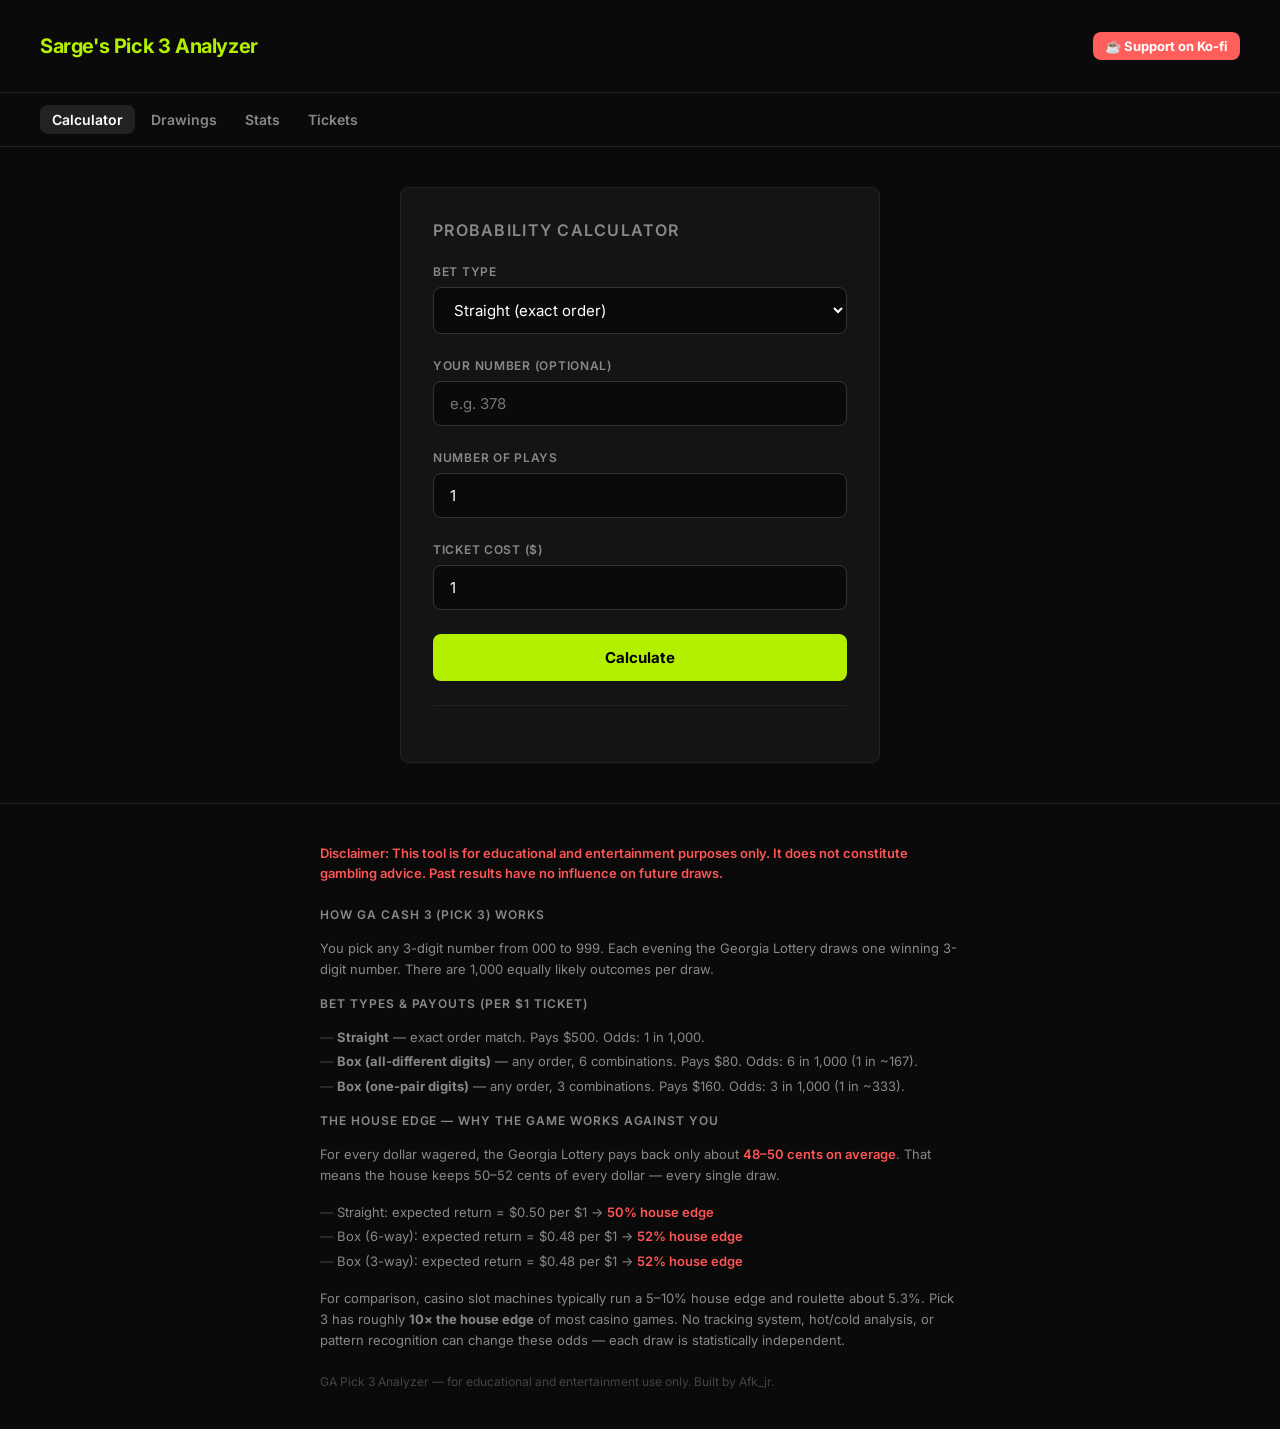
<file: index.html>
<!DOCTYPE html>
<html lang="en">
<head>
    <meta charset="UTF-8">
    <meta name="viewport" content="width=device-width, initial-scale=1.0">
    <title>Pick 3 Lotto Analyzer</title>
    <link rel="preconnect" href="https://fonts.googleapis.com">
    <link rel="preconnect" href="https://fonts.gstatic.com" crossorigin>
    <link href="https://fonts.googleapis.com/css2?family=Inter:wght@400;600;700&display=swap" rel="stylesheet">
    <link rel="stylesheet" href="styles.css">
</head>
<body>
    <header>
        <h1>Sarge's Pick 3 Analyzer</h1>
        <a href="https://ko-fi.com/afkjr" target="_blank" rel="noopener" class="kofi-link">☕ Support on Ko-fi</a>
    </header>

    <nav>
        <a href="index.html" class="active">Calculator</a>
        <a href="drawings.html">Drawings</a>
        <a href="stats.html">Stats</a>
        <a href="tickets.html">Tickets</a>
    </nav>

    <main>
        <section id="probability-calculator">
            <h2>Probability Calculator</h2>

            <div id="bet-type-selector">
                <label for="bet-type">Bet Type</label>
                <select id="bet-type">
                    <option value="straight">Straight (exact order)</option>
                    <option value="box-different">Box - All different digits</option>
                    <option value="box-pair">Box - One pair</option>
                </select>
            </div>

            <div id="number-input">
                <label for="picked-number">Your number (optional)</label>
                <input type="text" id="picked-number" maxlength="3" placeholder="e.g. 378">
            </div>

            <div id="plays-input">
                <label for="number-of-plays">Number of plays</label>
                <input type="number" id="number-of-plays" min="1" value="1">
            </div>

            <div id="ticket-cost-input">
                <label for="ticket-cost">Ticket cost ($)</label>
                <input type="number" id="ticket-cost" min="0.01" step="0.01" value="1">
            </div>

            <button type="button" id="calculate-button">Calculate</button>

            <div id="result">
                <p id="single-draw-odds"></p>
                <p id="cumulative-probability"></p>
                <p id="plays-to-fifty"></p>
                <p id="expected-loss"></p>
            </div>

        </section>
    </main>
    
    <script src="main.js"></script>

    <footer>
        <div id="footer-content">
            <p id="footer-disclaimer">
                Disclaimer: This tool is for educational and entertainment purposes only.
                It does not constitute gambling advice. Past results have no influence on future draws.
            </p>

            <div id="footer-explainer">
                <h3>How GA Cash 3 (Pick 3) Works</h3>
                <p>
                    You pick any 3-digit number from 000 to 999. Each evening the Georgia Lottery draws
                    one winning 3-digit number. There are 1,000 equally likely outcomes per draw.
                </p>

                <h3>Bet Types &amp; Payouts (per $1 ticket)</h3>
                <ul>
                    <li><strong>Straight</strong> — exact order match. Pays $500. Odds: 1 in 1,000.</li>
                    <li><strong>Box (all-different digits)</strong> — any order, 6 combinations. Pays $80. Odds: 6 in 1,000 (1 in ~167).</li>
                    <li><strong>Box (one-pair digits)</strong> — any order, 3 combinations. Pays $160. Odds: 3 in 1,000 (1 in ~333).</li>
                </ul>

                <h3>The House Edge — Why the Game Works Against You</h3>
                <p>
                    For every dollar wagered, the Georgia Lottery pays back only about
                    <span class="footer-edge-warning">48&ndash;50 cents on average</span>.
                    That means the house keeps 50&ndash;52 cents of every dollar — every single draw.
                </p>
                <ul>
                    <li>Straight: expected return = $0.50 per $1 &rarr; <span class="footer-edge-warning">50% house edge</span></li>
                    <li>Box (6-way): expected return = $0.48 per $1 &rarr; <span class="footer-edge-warning">52% house edge</span></li>
                    <li>Box (3-way): expected return = $0.48 per $1 &rarr; <span class="footer-edge-warning">52% house edge</span></li>
                </ul>
                <p>
                    For comparison, casino slot machines typically run a 5&ndash;10% house edge and roulette
                    about 5.3%. Pick 3 has roughly <strong>10&times; the house edge</strong> of most casino games.
                    No tracking system, hot/cold analysis, or pattern recognition can change these
                    odds — each draw is statistically independent.
                </p>
            </div>

            <p id="footer-copy">GA Pick 3 Analyzer &mdash; for educational and entertainment use only. Built by Afk_jr.</p>
        </div>
    </footer>
</body>
</html>
</file>
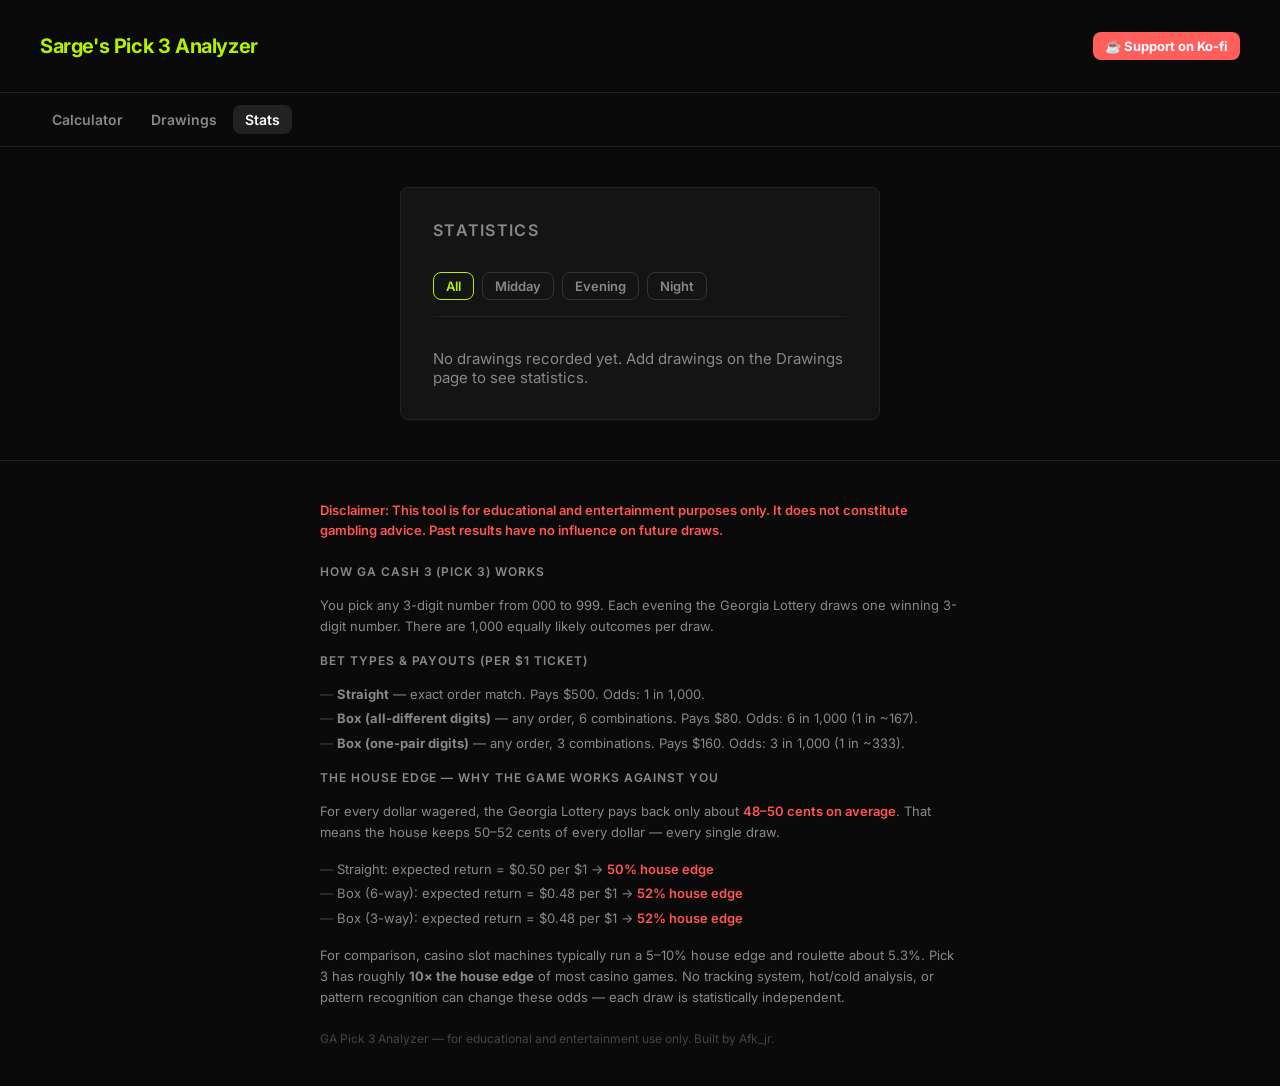
<file: stats.html>
<!DOCTYPE html>
<html lang="en">
<head>
    <meta charset="UTF-8">
    <meta name="viewport" content="width=device-width, initial-scale=1.0">
    <title>Pick 3 Stats</title>
    <link rel="preconnect" href="https://fonts.googleapis.com">
    <link rel="preconnect" href="https://fonts.gstatic.com" crossorigin>
    <link href="https://fonts.googleapis.com/css2?family=Inter:wght@400;600;700&display=swap" rel="stylesheet">
    <link rel="stylesheet" href="styles.css">
</head>
<body>
    <header>
        <h1>Sarge's Pick 3 Analyzer</h1>
        <a href="https://ko-fi.com/afkjr" target="_blank" rel="noopener" class="kofi-link">☕ Support on Ko-fi</a>
    </header>

    <nav>
        <a href="index.html">Calculator</a>
        <a href="drawings.html">Drawings</a>
        <a href="stats.html" class="active">Stats</a>
    </nav>

    <main>
        <section id="stats-section">
            <h2>Statistics</h2>

            <div id="filter-bar">
                <div id="filter-draw">
                    <button type="button" class="filter-button active" data-draw="all">All</button>
                    <button type="button" class="filter-button" data-draw="midday">Midday</button>
                    <button type="button" class="filter-button" data-draw="evening">Evening</button>
                    <button type="button" class="filter-button" data-draw="night">Night</button>
                </div>
            </div>

            <p id="stats-empty"></p>

            <div id="digit-frequency">
                <h3>Digit Frequency</h3>
                <p class="stats-subtitle">Hot digits appear most often. Cold digits appear least often.</p>
                <div id="digit-grid"></div>
            </div>

            <div id="top-straight">
                <h3>Top Straight Numbers</h3>
                <div id="straight-list"></div>
            </div>

            <div id="top-box">
                <h3>Top Box Combinations</h3>
                <p class="stats-subtitle">Digits sorted — e.g. "378" and "837" both count as "378".</p>
                <div id="box-list"></div>
            </div>

        </section>
    </main>

    <script src="storage.js"></script>
    <script src="stats.js"></script>

    <footer>
        <div id="footer-content">
            <p id="footer-disclaimer">
                Disclaimer: This tool is for educational and entertainment purposes only.
                It does not constitute gambling advice. Past results have no influence on future draws.
            </p>

            <div id="footer-explainer">
                <h3>How GA Cash 3 (Pick 3) Works</h3>
                <p>
                    You pick any 3-digit number from 000 to 999. Each evening the Georgia Lottery draws
                    one winning 3-digit number. There are 1,000 equally likely outcomes per draw.
                </p>

                <h3>Bet Types &amp; Payouts (per $1 ticket)</h3>
                <ul>
                    <li><strong>Straight</strong> — exact order match. Pays $500. Odds: 1 in 1,000.</li>
                    <li><strong>Box (all-different digits)</strong> — any order, 6 combinations. Pays $80. Odds: 6 in 1,000 (1 in ~167).</li>
                    <li><strong>Box (one-pair digits)</strong> — any order, 3 combinations. Pays $160. Odds: 3 in 1,000 (1 in ~333).</li>
                </ul>

                <h3>The House Edge — Why the Game Works Against You</h3>
                <p>
                    For every dollar wagered, the Georgia Lottery pays back only about
                    <span class="footer-edge-warning">48&ndash;50 cents on average</span>.
                    That means the house keeps 50&ndash;52 cents of every dollar — every single draw.
                </p>
                <ul>
                    <li>Straight: expected return = $0.50 per $1 &rarr; <span class="footer-edge-warning">50% house edge</span></li>
                    <li>Box (6-way): expected return = $0.48 per $1 &rarr; <span class="footer-edge-warning">52% house edge</span></li>
                    <li>Box (3-way): expected return = $0.48 per $1 &rarr; <span class="footer-edge-warning">52% house edge</span></li>
                </ul>
                <p>
                    For comparison, casino slot machines typically run a 5&ndash;10% house edge and roulette
                    about 5.3%. Pick 3 has roughly <strong>10&times; the house edge</strong> of most casino games.
                    No tracking system, hot/cold analysis, or pattern recognition can change these
                    odds — each draw is statistically independent.
                </p>
            </div>

            <p id="footer-copy">GA Pick 3 Analyzer &mdash; for educational and entertainment use only. Built by Afk_jr.</p>
        </div>
    </footer>
</body>
</html>
</file>
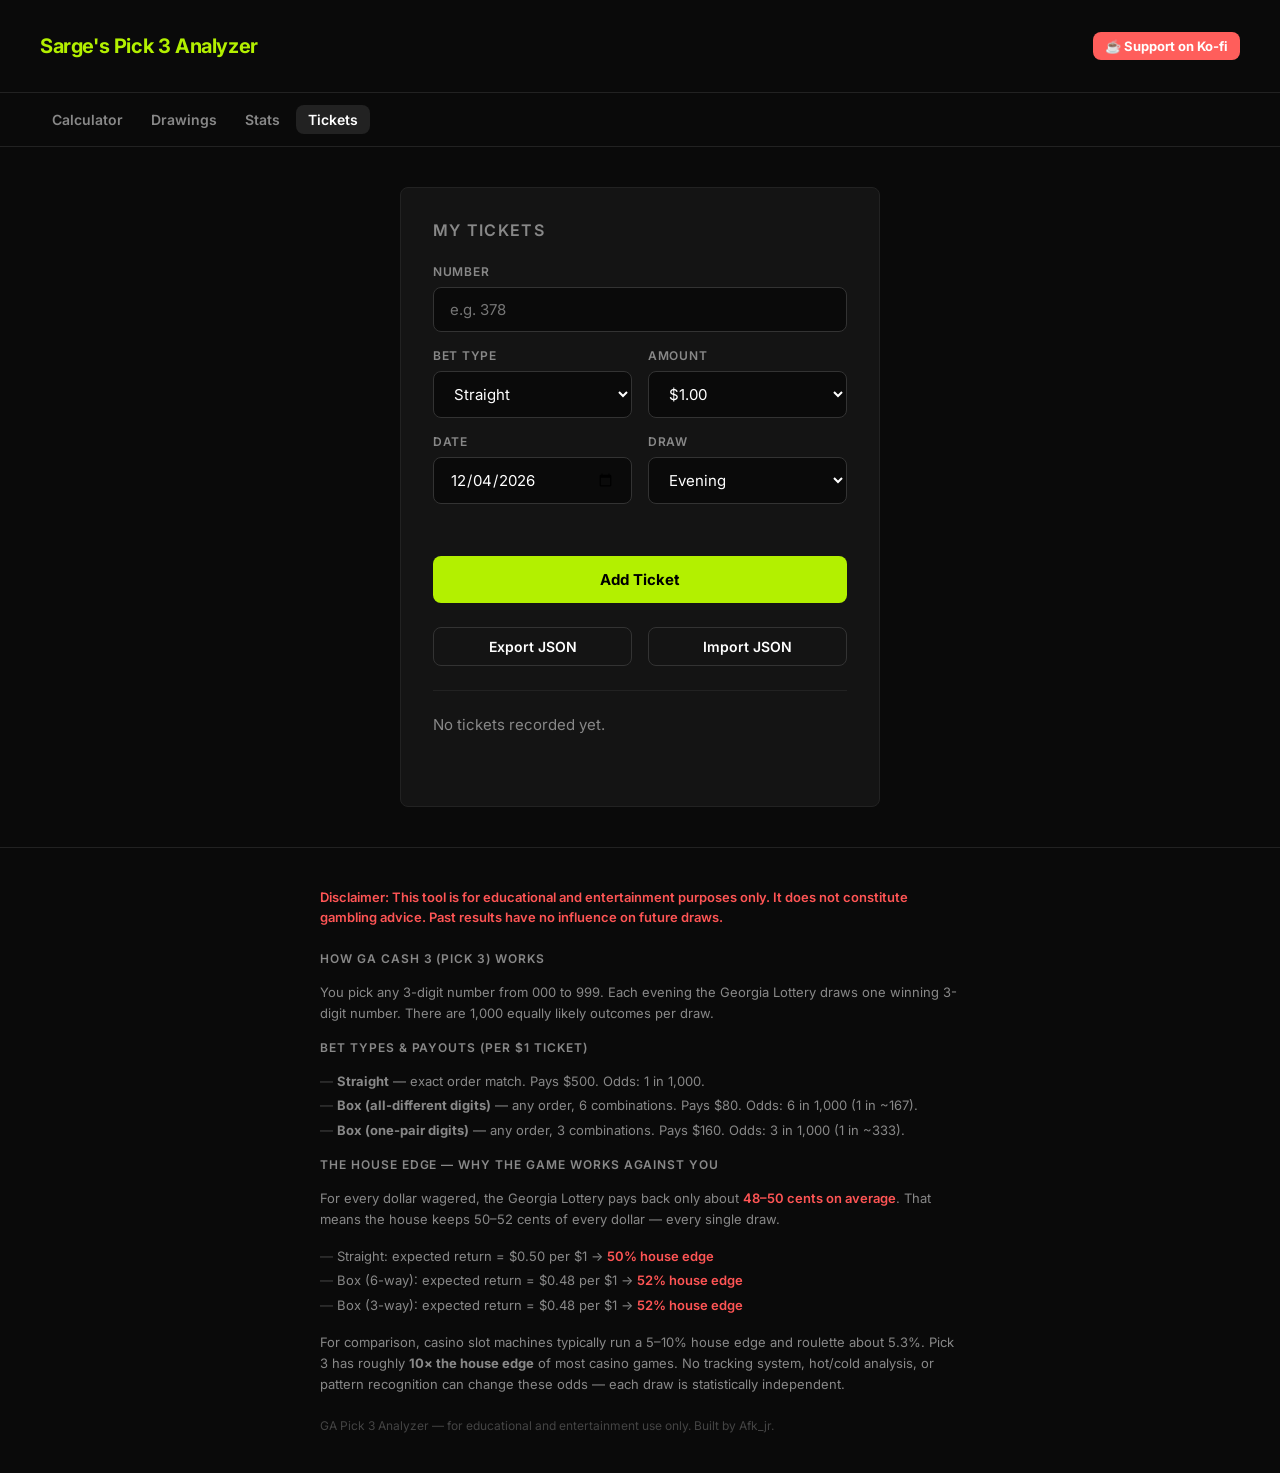
<file: tickets.html>
<!DOCTYPE html>
<html lang="en">
<head>
    <meta charset="UTF-8">
    <meta name="viewport" content="width=device-width, initial-scale=1.0">
    <title>Pick 3 Tickets</title>
    <link rel="preconnect" href="https://fonts.googleapis.com">
    <link rel="preconnect" href="https://fonts.gstatic.com" crossorigin>
    <link href="https://fonts.googleapis.com/css2?family=Inter:wght@400;600;700&display=swap" rel="stylesheet">
    <link rel="stylesheet" href="styles.css">
</head>
<body>
    <header>
        <h1>Sarge's Pick 3 Analyzer</h1>
        <a href="https://ko-fi.com/afkjr" target="_blank" rel="noopener" class="kofi-link">☕ Support on Ko-fi</a>
    </header>

    <nav>
        <a href="index.html">Calculator</a>
        <a href="drawings.html">Drawings</a>
        <a href="stats.html">Stats</a>
        <a href="tickets.html" class="active">Tickets</a>
    </nav>

    <main>
        <section id="tickets-section">
            <h2>My Tickets</h2>

            <div id="add-ticket">
                <div id="ticket-number-input">
                    <label for="ticket-number">Number</label>
                    <input type="text" id="ticket-number" maxlength="3" placeholder="e.g. 378">
                </div>

                <div class="form-row">
                    <div>
                        <label for="ticket-bet">Bet Type</label>
                        <select id="ticket-bet">
                            <option value="straight">Straight</option>
                            <option value="box">Box</option>
                        </select>
                    </div>
                    <div>
                        <label for="ticket-cost">Amount</label>
                        <select id="ticket-cost">
                            <option value="0.5">$0.50</option>
                            <option value="1" selected>$1.00</option>
                        </select>
                    </div>
                </div>

                <div class="form-row">
                    <div>
                        <label for="ticket-date">Date</label>
                        <input type="date" id="ticket-date">
                    </div>
                    <div>
                        <label for="ticket-draw">Draw</label>
                        <select id="ticket-draw">
                            <option value="midday">Midday</option>
                            <option value="evening" selected>Evening</option>
                            <option value="night">Night</option>
                        </select>
                    </div>
                </div>

                <p id="tickets-error"></p>

                <button type="button" id="add-ticket-button">Add Ticket</button>
            </div>

            <div id="ticket-summary"></div>

            <div id="ticket-actions">
                <button type="button" id="export-tickets-button">Export JSON</button>
                <label for="import-tickets-file" id="import-tickets-label">Import JSON</label>
                <input type="file" id="import-tickets-file" accept=".json">
            </div>

            <div id="tickets-list"></div>
            <div id="pagination-controls"></div>

        </section>
    </main>

    <script src="storage.js"></script>
    <script src="tickets.js"></script>

    <footer>
        <div id="footer-content">
            <p id="footer-disclaimer">
                Disclaimer: This tool is for educational and entertainment purposes only.
                It does not constitute gambling advice. Past results have no influence on future draws.
            </p>

            <div id="footer-explainer">
                <h3>How GA Cash 3 (Pick 3) Works</h3>
                <p>
                    You pick any 3-digit number from 000 to 999. Each evening the Georgia Lottery draws
                    one winning 3-digit number. There are 1,000 equally likely outcomes per draw.
                </p>

                <h3>Bet Types &amp; Payouts (per $1 ticket)</h3>
                <ul>
                    <li><strong>Straight</strong> — exact order match. Pays $500. Odds: 1 in 1,000.</li>
                    <li><strong>Box (all-different digits)</strong> — any order, 6 combinations. Pays $80. Odds: 6 in 1,000 (1 in ~167).</li>
                    <li><strong>Box (one-pair digits)</strong> — any order, 3 combinations. Pays $160. Odds: 3 in 1,000 (1 in ~333).</li>
                </ul>

                <h3>The House Edge — Why the Game Works Against You</h3>
                <p>
                    For every dollar wagered, the Georgia Lottery pays back only about
                    <span class="footer-edge-warning">48&ndash;50 cents on average</span>.
                    That means the house keeps 50&ndash;52 cents of every dollar — every single draw.
                </p>
                <ul>
                    <li>Straight: expected return = $0.50 per $1 &rarr; <span class="footer-edge-warning">50% house edge</span></li>
                    <li>Box (6-way): expected return = $0.48 per $1 &rarr; <span class="footer-edge-warning">52% house edge</span></li>
                    <li>Box (3-way): expected return = $0.48 per $1 &rarr; <span class="footer-edge-warning">52% house edge</span></li>
                </ul>
                <p>
                    For comparison, casino slot machines typically run a 5&ndash;10% house edge and roulette
                    about 5.3%. Pick 3 has roughly <strong>10&times; the house edge</strong> of most casino games.
                    No tracking system, hot/cold analysis, or pattern recognition can change these
                    odds — each draw is statistically independent.
                </p>
            </div>

            <p id="footer-copy">GA Pick 3 Analyzer &mdash; for educational and entertainment use only. Built by Afk_jr.</p>
        </div>
    </footer>
</body>
</html>
</file>
<file: styles.css>
* {
    box-sizing: border-box;
    margin: 0;
    padding: 0;
}

:root {
    --color-background: #0a0a0a;
    --color-surface: #141414;
    --color-accent: #b3f000;
    --color-text-primary: #ffffff;
    --color-text-secondary: #888888;
    --font-main: 'Inter', sans-serif;
    --spacing-unit: 8px;
    --border-radius: 8px;
}

body {
    background-color: var(--color-background);
    color: var(--color-text-primary);
    font-family: var(--font-main);
    min-height: 100vh;
}

nav {
    display: flex;
    gap: calc(var(--spacing-unit) * 0.5);
    padding: calc(var(--spacing-unit) * 1.5) calc(var(--spacing-unit) * 5);
    border-bottom: 1px solid #222;
}

nav a {
    color: var(--color-text-secondary);
    text-decoration: none;
    font-size: 0.875rem;
    font-weight: 600;
    padding: calc(var(--spacing-unit) * 0.75) calc(var(--spacing-unit) * 1.5);
    border-radius: var(--border-radius);
    transition: color 0.15s ease;
}

nav a:hover {
    color: var(--color-text-primary);
}

nav a.active {
    color: var(--color-text-primary);
    background-color: #222;
}

header {
    padding: calc(var(--spacing-unit) * 4) calc(var(--spacing-unit) * 5);
    border-bottom: 1px solid #222;
    display: flex;
    align-items: center;
    justify-content: space-between;
}

header h1 {
    font-size: 1.25rem;
    font-weight: 700;
    letter-spacing: -0.02em;
    color: var(--color-accent);
}

.kofi-link {
    display: inline-flex;
    align-items: center;
    gap: calc(var(--spacing-unit) * 0.75);
    background-color: #ff5e5b;
    color: #ffffff;
    text-decoration: none;
    font-size: 0.8125rem;
    font-weight: 700;
    padding: calc(var(--spacing-unit) * 0.75) calc(var(--spacing-unit) * 1.5);
    border-radius: var(--border-radius);
    white-space: nowrap;
    transition: opacity 0.15s;
}

.kofi-link:hover {
    opacity: 0.88;
}

main {
    display: flex;
    justify-content: center;
    padding: calc(var(--spacing-unit) * 5);
}

#probability-calculator {
    background-color: var(--color-surface);
    border: 1px solid #222;
    border-radius: var(--border-radius);
    padding: calc(var(--spacing-unit) * 4);
    width: 100%;
    max-width: 480px;
    display: flex;
    flex-direction: column;
    gap: calc(var(--spacing-unit) * 3);
}

#probability-calculator h2 {
    font-size: 1rem;
    font-weight: 600;
    color: var(--color-text-secondary);
    text-transform: uppercase;
    letter-spacing: 0.08em;
}

label {
    display: block;
    font-size: 0.75rem;
    font-weight: 600;
    color: var(--color-text-secondary);
    text-transform: uppercase;
    letter-spacing: 0.06em;
    margin-bottom: calc(var(--spacing-unit) * 1);
}

input,
select {
    width: 100%;
    background-color: var(--color-background);
    color: var(--color-text-primary);
    border: 1px solid #333;
    border-radius: var(--border-radius);
    padding: calc(var(--spacing-unit) * 1.5) calc(var(--spacing-unit) * 2);
    font-family: var(--font-main);
    font-size: 0.9375rem;
    outline: none;
    transition: border-color 0.15s ease;
}

input:focus,
select:focus {
    border-color: var(--color-accent);
}

select option {
    background-color: var(--color-surface);
}

#calculate-button {
    width: 100%;
    background-color: var(--color-accent);
    color: #000000;
    border: none;
    border-radius: var(--border-radius);
    padding: calc(var(--spacing-unit) * 1.75) calc(var(--spacing-unit) * 2);
    font-family: var(--font-main);
    font-size: 0.9375rem;
    font-weight: 700;
    cursor: pointer;
    transition: opacity 0.15s ease;
}

#calculate-button:hover {
    opacity: 0.88;
}

#result {
    display: flex;
    flex-direction: column;
    gap: calc(var(--spacing-unit) * 1.5);
    border-top: 1px solid #222;
    padding-top: calc(var(--spacing-unit) * 3);
}

#result p {
    font-size: 0.9375rem;
    color: var(--color-text-secondary);
    line-height: 1.5;
}

#result p:empty {
    display: none;
}

/* Drawings page */

#drawings-section,
#tickets-section {
    background-color: var(--color-surface);
    border: 1px solid #222;
    border-radius: var(--border-radius);
    padding: calc(var(--spacing-unit) * 4);
    width: 100%;
    max-width: 480px;
    display: flex;
    flex-direction: column;
    gap: calc(var(--spacing-unit) * 3);
}

#drawings-section h2,
#tickets-section h2 {
    font-size: 1rem;
    font-weight: 600;
    color: var(--color-text-secondary);
    text-transform: uppercase;
    letter-spacing: 0.08em;
}

#add-drawing,
#add-ticket {
    display: flex;
    flex-direction: column;
    gap: calc(var(--spacing-unit) * 2);
}

#add-drawing-button,
#add-ticket-button {
    width: 100%;
    background-color: var(--color-accent);
    color: #000000;
    border: none;
    border-radius: var(--border-radius);
    padding: calc(var(--spacing-unit) * 1.75) calc(var(--spacing-unit) * 2);
    font-family: var(--font-main);
    font-size: 0.9375rem;
    font-weight: 700;
    cursor: pointer;
    transition: opacity 0.15s ease;
}

#add-drawing-button:hover,
#add-ticket-button:hover {
    opacity: 0.88;
}

#drawings-error,
#tickets-error {
    font-size: 0.875rem;
    color: #ff5555;
    min-height: 1.25rem;
}

#drawing-actions,
#ticket-actions {
    display: flex;
    gap: calc(var(--spacing-unit) * 2);
}

#export-button,
#export-tickets-button {
    flex: 1;
    background-color: transparent;
    color: var(--color-text-primary);
    border: 1px solid #333;
    border-radius: var(--border-radius);
    padding: calc(var(--spacing-unit) * 1.25) calc(var(--spacing-unit) * 2);
    font-family: var(--font-main);
    font-size: 0.875rem;
    font-weight: 600;
    cursor: pointer;
    transition: border-color 0.15s ease;
}

#export-button:hover,
#export-tickets-button:hover {
    border-color: var(--color-text-secondary);
}

#import-file,
#import-tickets-file {
    display: none;
}

#import-pdf-label,
#import-label,
#import-tickets-label {
    flex: 1;
    display: flex;
    align-items: center;
    justify-content: center;
    background-color: transparent;
    color: var(--color-text-primary);
    border: 1px solid #333;
    border-radius: var(--border-radius);
    padding: calc(var(--spacing-unit) * 1.25) calc(var(--spacing-unit) * 2);
    font-size: 0.875rem;
    font-weight: 600;
    cursor: pointer;
    transition: border-color 0.15s ease;
    text-transform: none;
    letter-spacing: normal;
    margin-bottom: 0;
}

#import-pdf-label:hover,
#import-label:hover,
#import-tickets-label:hover {
    border-color: var(--color-text-secondary);
}

#import-pdf-file {
    display: none;
}

#filter-bar {
    display: flex;
    flex-direction: column;
    gap: calc(var(--spacing-unit) * 1.5);
    padding-bottom: calc(var(--spacing-unit) * 2);
    border-bottom: 1px solid #222;
}

#filter-draw {
    display: flex;
    gap: calc(var(--spacing-unit) * 1);
    flex-wrap: wrap;
}

.filter-button {
    background: none;
    border: 1px solid #333;
    border-radius: var(--border-radius);
    color: var(--color-text-secondary);
    font-family: var(--font-main);
    font-size: 0.8125rem;
    font-weight: 600;
    padding: calc(var(--spacing-unit) * 0.625) calc(var(--spacing-unit) * 1.5);
    cursor: pointer;
    transition: border-color 0.15s ease, color 0.15s ease;
}

.filter-button:hover {
    border-color: var(--color-text-secondary);
    color: var(--color-text-primary);
}

.filter-button.active {
    border-color: var(--color-accent);
    color: var(--color-accent);
}

#filter-date-range {
    display: flex;
    gap: calc(var(--spacing-unit) * 2);
}

#filter-date-from-input,
#filter-date-to-input {
    flex: 1;
}

#filter-date-from-input label,
#filter-date-to-input label {
    margin-bottom: calc(var(--spacing-unit) * 0.5);
}

#drawings-list,
#tickets-list {
    display: flex;
    flex-direction: column;
    gap: calc(var(--spacing-unit) * 1);
    border-top: 1px solid #222;
    padding-top: calc(var(--spacing-unit) * 3);
    color: var(--color-text-secondary);
    font-size: 0.9375rem;
}

.drawing-item {
    display: flex;
    justify-content: space-between;
    align-items: center;
    padding: calc(var(--spacing-unit) * 1.5) calc(var(--spacing-unit) * 2);
    background-color: var(--color-background);
    border: 1px solid #222;
    border-radius: var(--border-radius);
}

.drawing-number {
    font-weight: 700;
    font-size: 1.125rem;
    color: var(--color-text-primary);
    letter-spacing: 0.1em;
    text-decoration: none;
}

.drawing-date {
    font-size: 0.875rem;
    color: var(--color-text-secondary);
}

.drawing-number:hover {
    text-decoration: underline;
    text-decoration-color: var(--color-accent);
}

.drawing-meta {
    display: flex;
    flex-direction: column;
    align-items: flex-end;
    gap: calc(var(--spacing-unit) * 0.25);
}

.drawing-draw {
    font-size: 0.6875rem;
    font-weight: 600;
    color: var(--color-text-secondary);
    text-transform: uppercase;
    letter-spacing: 0.06em;
}

.drawings-error-text {
    color: #ff5555;
}

.drawings-success-text {
    color: var(--color-accent);
}

.drawing-item-actions {
    display: flex;
    gap: calc(var(--spacing-unit) * 1);
    align-items: center;
}

.drawing-edit-button {
    background: none;
    border: 1px solid #333;
    border-radius: var(--border-radius);
    color: var(--color-text-secondary);
    font-family: var(--font-main);
    font-size: 0.75rem;
    font-weight: 600;
    padding: calc(var(--spacing-unit) * 0.5) calc(var(--spacing-unit) * 1);
    cursor: pointer;
    transition: border-color 0.15s ease, color 0.15s ease;
}

.drawing-edit-button:hover {
    border-color: var(--color-text-secondary);
    color: var(--color-text-primary);
}

.drawing-delete-button {
    background: none;
    border: 1px solid #333;
    border-radius: var(--border-radius);
    color: var(--color-text-secondary);
    font-family: var(--font-main);
    font-size: 1rem;
    line-height: 1;
    padding: calc(var(--spacing-unit) * 0.5) calc(var(--spacing-unit) * 1);
    cursor: pointer;
    transition: border-color 0.15s ease, color 0.15s ease;
}

.drawing-delete-button:hover {
    border-color: #ff5555;
    color: #ff5555;
}

#pagination-controls {
    display: flex;
    align-items: center;
    justify-content: center;
    gap: calc(var(--spacing-unit) * 1);
    padding-top: calc(var(--spacing-unit) * 2);
}

#pagination-controls .page-label {
    font-size: 0.8125rem;
    color: var(--color-text-secondary);
    min-width: 80px;
    text-align: center;
}

#pagination-controls .filter-button:disabled {
    opacity: 0.35;
    cursor: default;
}

/* Tickets page */

.form-row {
    display: flex;
    gap: calc(var(--spacing-unit) * 2);
}

.form-row > div {
    flex: 1;
    min-width: 0;
}

#ticket-summary {
    display: grid;
    grid-template-columns: repeat(2, 1fr);
    gap: calc(var(--spacing-unit) * 1);
    border-top: 1px solid #222;
    padding-top: calc(var(--spacing-unit) * 3);
}

.summary-stat {
    display: flex;
    flex-direction: column;
    gap: calc(var(--spacing-unit) * 0.5);
    padding: calc(var(--spacing-unit) * 1.5) calc(var(--spacing-unit) * 2);
    background-color: var(--color-background);
    border: 1px solid #222;
    border-radius: var(--border-radius);
}

.summary-label {
    font-size: 0.6875rem;
    font-weight: 600;
    color: var(--color-text-secondary);
    text-transform: uppercase;
    letter-spacing: 0.06em;
}

.summary-value {
    font-size: 1.125rem;
    font-weight: 700;
    color: var(--color-text-primary);
}

.summary-value.summary-positive {
    color: var(--color-accent);
}

.summary-value.summary-negative {
    color: #ff5555;
}

.summary-note {
    grid-column: 1 / -1;
    font-size: 0.8125rem;
    color: var(--color-text-secondary);
    line-height: 1.5;
}

.summary-note:empty {
    display: none;
}

.ticket-main {
    display: flex;
    flex-direction: column;
    gap: calc(var(--spacing-unit) * 0.25);
    flex-shrink: 0;
}

.ticket-main .drawing-draw {
    white-space: nowrap;
}

.drawing-item.ticket-won {
    border-color: var(--color-accent);
}

.ticket-won .ticket-status {
    color: var(--color-accent);
}

.ticket-status {
    font-size: 0.75rem;
    font-weight: 600;
    color: var(--color-text-secondary);
}

#tickets-list .drawing-meta {
    text-align: right;
    margin-left: auto;
    padding-left: calc(var(--spacing-unit) * 1.5);
    margin-right: calc(var(--spacing-unit) * 1.5);
}

@media (max-width: 520px) {
    #tickets-list .drawing-item {
        flex-wrap: wrap;
        row-gap: calc(var(--spacing-unit) * 1);
    }

    #tickets-list .drawing-delete-button {
        margin-left: auto;
    }

    #tickets-list .drawing-meta {
        order: 3;
        flex-basis: 100%;
        align-items: flex-start;
        text-align: left;
        margin: 0;
        padding-left: 0;
    }
}

/* Footer */

footer {
    border-top: 1px solid #222;
    padding: calc(var(--spacing-unit) * 5);
    display: flex;
    justify-content: center;
}

#footer-content {
    width: 100%;
    max-width: 640px;
    display: flex;
    flex-direction: column;
    gap: calc(var(--spacing-unit) * 3);
}

#footer-disclaimer {
    font-size: 0.8125rem;
    color: #ff5555;
    font-weight: 600;
    line-height: 1.5;
}

#footer-explainer {
    display: flex;
    flex-direction: column;
    gap: calc(var(--spacing-unit) * 2);
}

#footer-explainer h3 {
    font-size: 0.75rem;
    font-weight: 600;
    color: var(--color-text-secondary);
    text-transform: uppercase;
    letter-spacing: 0.08em;
}

#footer-explainer p,
#footer-explainer li {
    font-size: 0.8125rem;
    color: var(--color-text-secondary);
    line-height: 1.6;
}

#footer-explainer ul {
    list-style: none;
    padding: 0;
    display: flex;
    flex-direction: column;
    gap: calc(var(--spacing-unit) * 0.5);
}

#footer-explainer li::before {
    content: "— ";
    color: #444;
}

.footer-edge-warning {
    color: #ff5555;
    font-weight: 600;
}

#footer-copy {
    font-size: 0.75rem;
    color: #444;
}

/* Stats page */

#stats-section {
    background-color: var(--color-surface);
    border: 1px solid #222;
    border-radius: var(--border-radius);
    padding: calc(var(--spacing-unit) * 4);
    width: 100%;
    max-width: 480px;
    display: flex;
    flex-direction: column;
    gap: calc(var(--spacing-unit) * 4);
}

#stats-section h2 {
    font-size: 1rem;
    font-weight: 600;
    color: var(--color-text-secondary);
    text-transform: uppercase;
    letter-spacing: 0.08em;
}

#stats-section h3 {
    font-size: 0.875rem;
    font-weight: 600;
    color: var(--color-text-secondary);
    text-transform: uppercase;
    letter-spacing: 0.06em;
    margin-bottom: calc(var(--spacing-unit) * 1.5);
}

.stats-subtitle {
    font-size: 0.8125rem;
    color: var(--color-text-secondary);
    margin-bottom: calc(var(--spacing-unit) * 1.5);
    margin-top: calc(var(--spacing-unit) * -1);
}

#stats-empty {
    font-size: 0.9375rem;
    color: var(--color-text-secondary);
}

#digit-grid {
    display: grid;
    grid-template-columns: repeat(5, 1fr);
    gap: calc(var(--spacing-unit) * 1);
}

.digit-cell {
    display: flex;
    flex-direction: column;
    align-items: center;
    justify-content: center;
    gap: calc(var(--spacing-unit) * 0.5);
    background-color: var(--color-background);
    border: 1px solid #222;
    border-radius: var(--border-radius);
    padding: calc(var(--spacing-unit) * 1.5) 0;
}

.digit-cell.digit-hot {
    border-color: var(--color-accent);
    background-color: #1a2200;
}

.digit-cell.digit-cold {
    border-color: #333;
    opacity: 0.5;
}

.digit-label {
    font-size: 1.25rem;
    font-weight: 700;
    color: var(--color-text-primary);
}

.digit-cell.digit-hot .digit-label {
    color: var(--color-accent);
}

.digit-count {
    font-size: 0.75rem;
    color: var(--color-text-secondary);
}

.freq-item {
    display: flex;
    justify-content: space-between;
    align-items: center;
    padding: calc(var(--spacing-unit) * 1.25) calc(var(--spacing-unit) * 2);
    background-color: var(--color-background);
    border: 1px solid #222;
    border-radius: var(--border-radius);
    margin-bottom: calc(var(--spacing-unit) * 1);
}

.freq-number {
    font-weight: 700;
    font-size: 1rem;
    color: var(--color-text-primary);
    letter-spacing: 0.1em;
}

.freq-count {
    font-size: 0.875rem;
    color: var(--color-accent);
    font-weight: 600;
}
</file>
